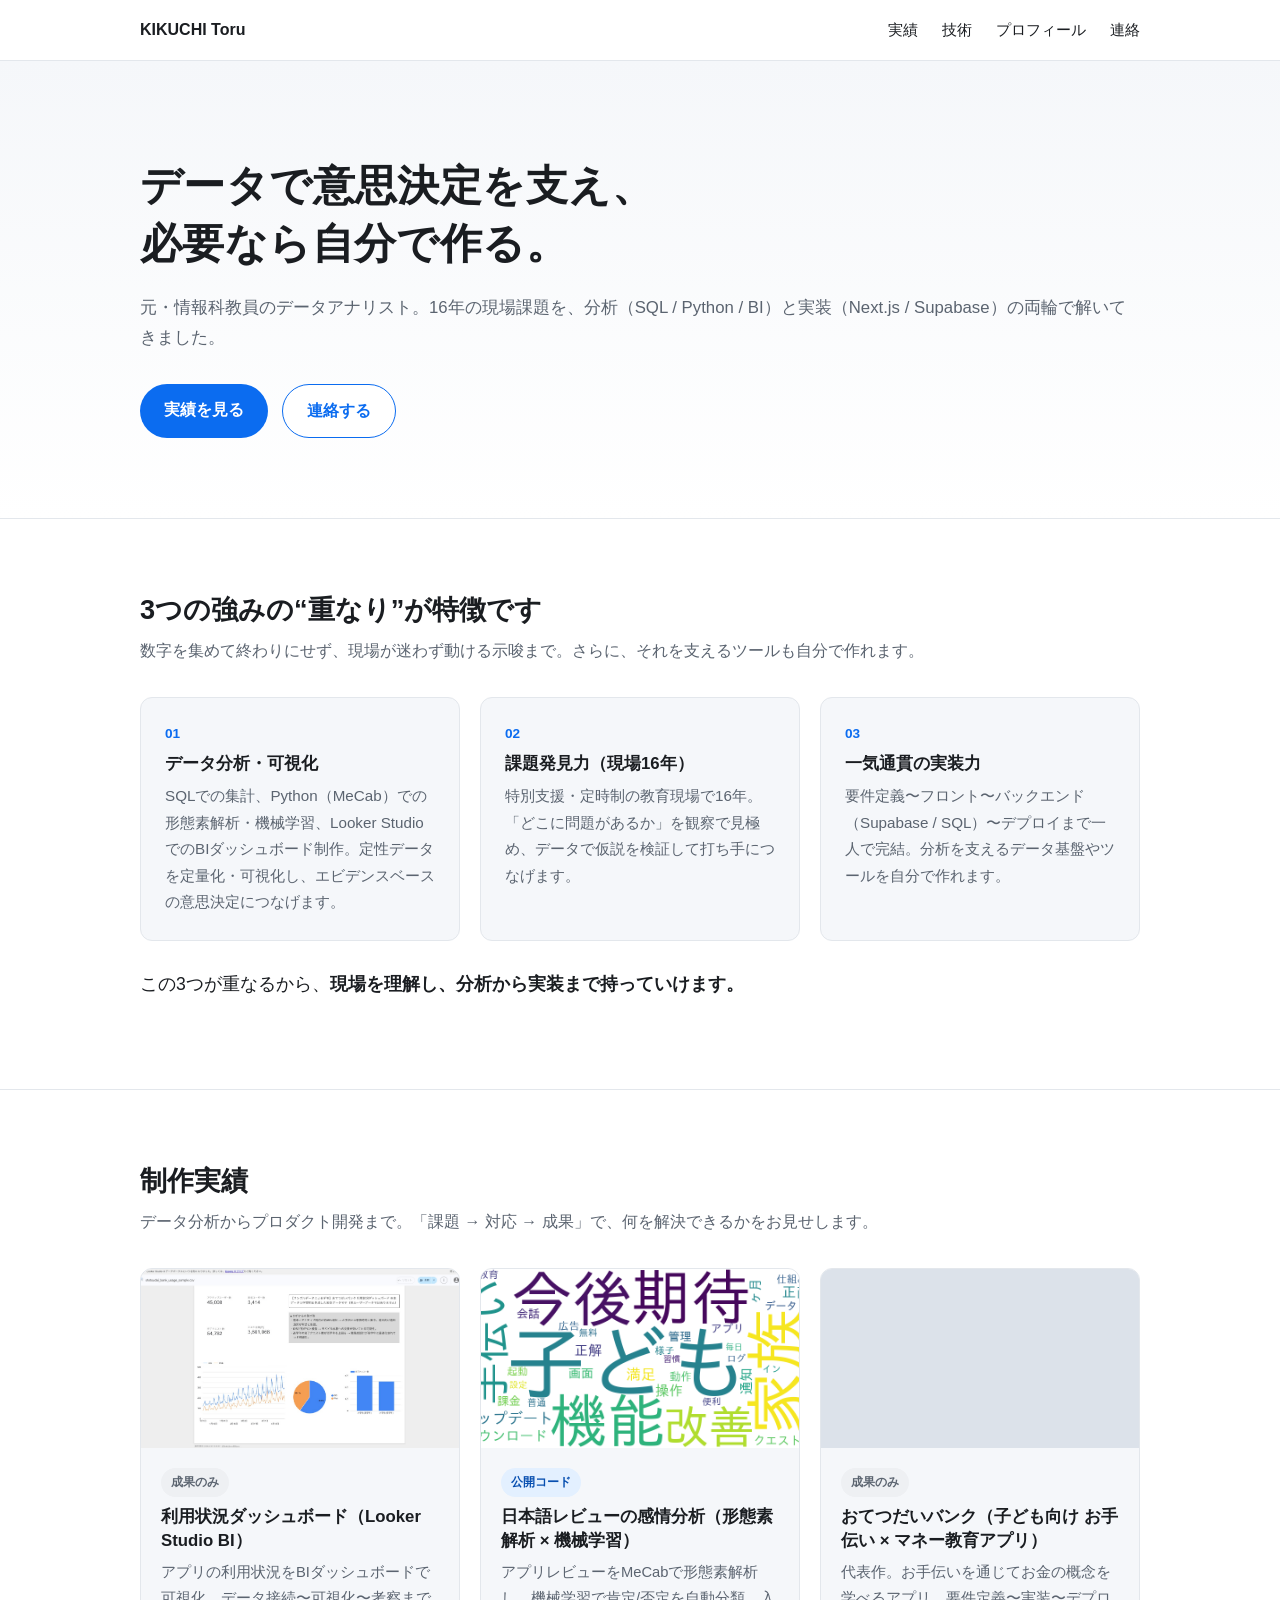
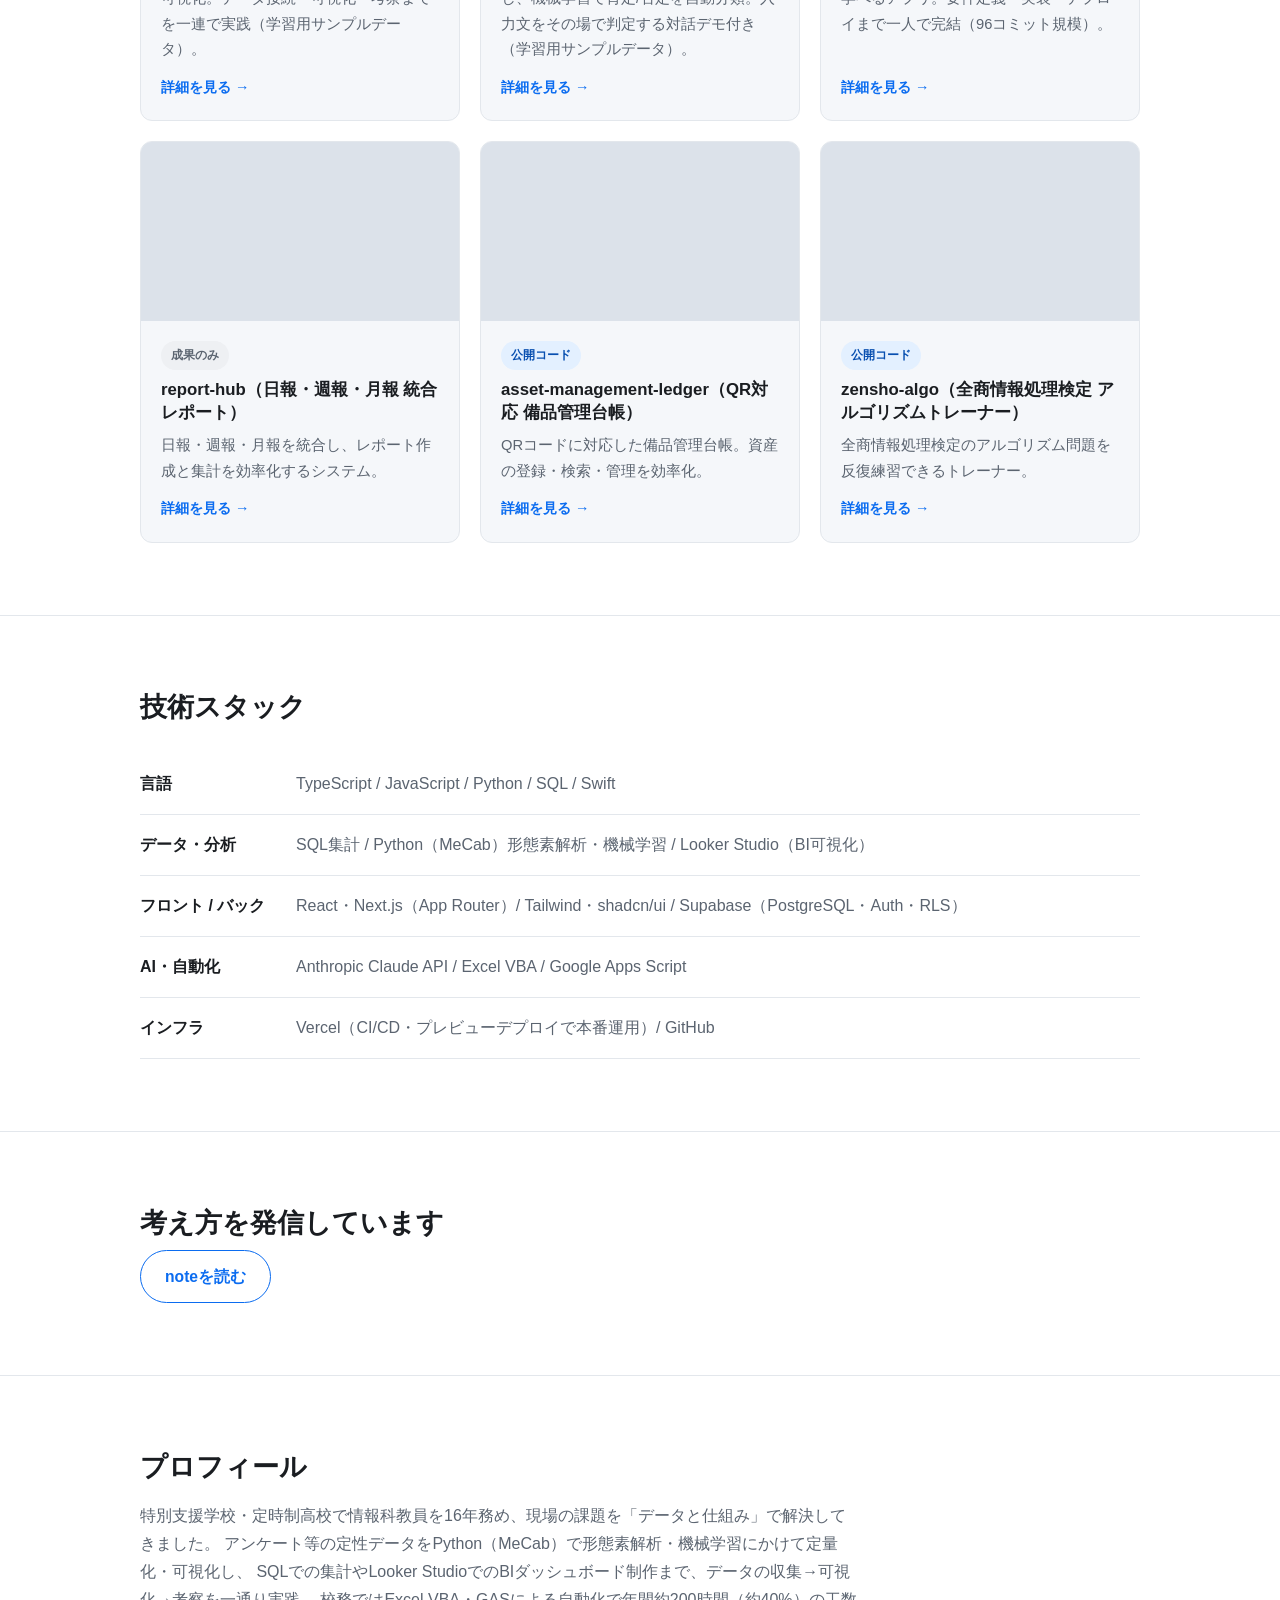
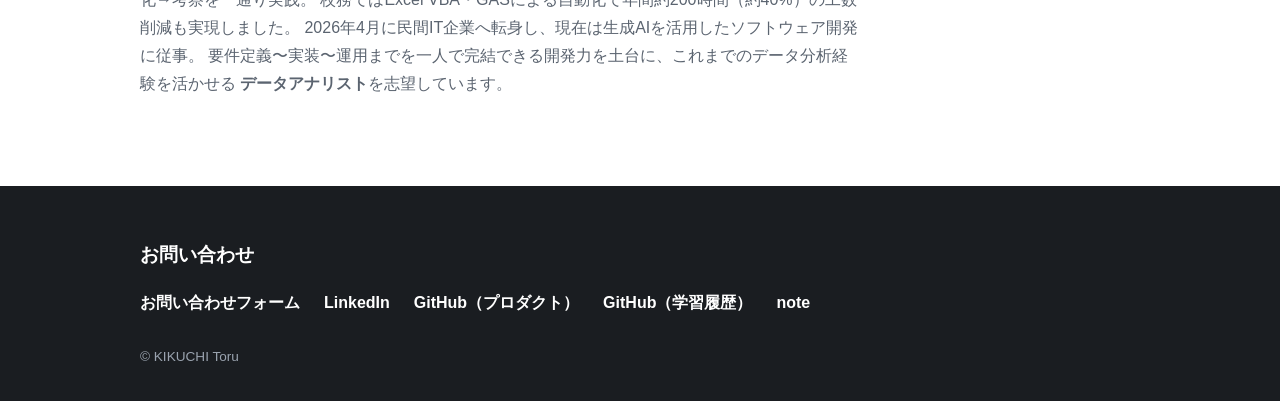
<file: index.html>
<!DOCTYPE html>
<html lang="ja">
<head>
  <meta charset="UTF-8" />
  <meta name="viewport" content="width=device-width, initial-scale=1.0" />
  <title>KIKUCHI Toru — データで意思決定を支え、必要なら自分で作るデータアナリスト</title>
  <meta name="description" content="元・情報科教員のデータアナリスト。SQL / Python / BI による分析と、Next.js / Supabase による実装の両輪で、現場課題を数字と仕組みで解決します。" />

  <!-- ===== OGP ===== -->
  <meta property="og:type" content="website" />
  <meta property="og:title" content="KIKUCHI Toru — データで意思決定を支え、必要なら自分で作る" />
  <meta property="og:description" content="分析（SQL / Python / BI）と実装（Next.js / Supabase）の両輪で、現場課題を数字と仕組みで解決するデータアナリストのポートフォリオ。" />
  <meta property="og:url" content="https://chro05.github.io/portfolio-website/" />
  <meta property="og:site_name" content="KIKUCHI Toru Portfolio" />
  <meta property="og:locale" content="ja_JP" />

  <link rel="stylesheet" href="assets/css/style.css" />
</head>
<body>
  <!-- ===== ヘッダ ===== -->
  <header class="site-header" id="top">
    <div class="container header__inner">
      <a class="brand" href="#top">KIKUCHI&nbsp;Toru</a>
      <nav class="nav" id="nav">
        <a href="#works">実績</a>
        <a href="#stack">技術</a>
        <a href="#about">プロフィール</a>
        <a href="#contact">連絡</a>
      </nav>
      <button type="button" class="nav-toggle" id="navToggle" aria-label="メニュー" aria-expanded="false">☰</button>
    </div>
  </header>

  <main>
    <!-- ===== ① ヒーロー ===== -->
    <section class="hero">
      <div class="container">
        <h1 class="hero__title">
          データで意思決定を支え、<br />
          必要なら自分で作る。
        </h1>
        <p class="hero__sub">
          元・情報科教員のデータアナリスト。16年の現場課題を、分析（SQL / Python / BI）と実装（Next.js / Supabase）の両輪で解いてきました。
        </p>
        <div class="hero__cta">
          <a class="btn btn--primary" href="#works">実績を見る</a>
          <a class="btn btn--ghost" href="#contact">連絡する</a>
        </div>
      </div>
    </section>

    <!-- ===== ② 3つの強み ===== -->
    <section class="section strengths">
      <div class="container">
        <h2 class="section__title">3つの強みの&ldquo;重なり&rdquo;が特徴です</h2>
        <p class="section__lead">数字を集めて終わりにせず、現場が迷わず動ける示唆まで。さらに、それを支えるツールも自分で作れます。</p>
        <ul class="cards cards--3">
          <li class="strength-card">
            <span class="strength-card__no">01</span>
            <h3>データ分析・可視化</h3>
            <p>SQLでの集計、Python（MeCab）での形態素解析・機械学習、Looker StudioでのBIダッシュボード制作。定性データを定量化・可視化し、エビデンスベースの意思決定につなげます。</p>
          </li>
          <li class="strength-card">
            <span class="strength-card__no">02</span>
            <h3>課題発見力（現場16年）</h3>
            <p>特別支援・定時制の教育現場で16年。「どこに問題があるか」を観察で見極め、データで仮説を検証して打ち手につなげます。</p>
          </li>
          <li class="strength-card">
            <span class="strength-card__no">03</span>
            <h3>一気通貫の実装力</h3>
            <p>要件定義〜フロント〜バックエンド（Supabase / SQL）〜デプロイまで一人で完結。分析を支えるデータ基盤やツールを自分で作れます。</p>
          </li>
        </ul>
        <p class="strengths__lead">この3つが重なるから、<strong>現場を理解し、分析から実装まで持っていけます。</strong></p>
      </div>
    </section>

    <!-- ===== ③ 制作実績（JSON駆動） ===== -->
    <section class="section works" id="works">
      <div class="container">
        <h2 class="section__title">制作実績</h2>
        <p class="section__lead">データ分析からプロダクト開発まで。「課題 → 対応 → 成果」で、何を解決できるかをお見せします。</p>
        <ul class="cards cards--3" id="worksList">
          <!-- assets/js/works.js が data/works.json から生成 -->
          <li class="works-card works-card--loading">読み込み中…</li>
        </ul>
      </div>
    </section>

    <!-- ===== ④ 技術スタック ===== -->
    <section class="section stack" id="stack">
      <div class="container">
        <h2 class="section__title">技術スタック</h2>
        <dl class="stack-list">
          <div class="stack-row"><dt>言語</dt><dd>TypeScript / JavaScript / Python / SQL / Swift</dd></div>
          <div class="stack-row"><dt>データ・分析</dt><dd>SQL集計 / Python（MeCab）形態素解析・機械学習 / Looker Studio（BI可視化）</dd></div>
          <div class="stack-row"><dt>フロント / バック</dt><dd>React・Next.js（App Router）/ Tailwind・shadcn/ui / Supabase（PostgreSQL・Auth・RLS）</dd></div>
          <div class="stack-row"><dt>AI・自動化</dt><dd>Anthropic Claude API / Excel VBA / Google Apps Script</dd></div>
          <div class="stack-row"><dt>インフラ</dt><dd>Vercel（CI/CD・プレビューデプロイで本番運用）/ GitHub</dd></div>
        </dl>
      </div>
    </section>

    <!-- ===== ⑤ note ===== -->
    <section class="section note">
      <div class="container">
        <h2 class="section__title">考え方を発信しています</h2>
        <a class="btn btn--ghost" href="https://note.com/lush_cosmos4027" target="_blank" rel="noopener">noteを読む</a>
      </div>
    </section>

    <!-- ===== ⑥ プロフィール ===== -->
    <section class="section about" id="about">
      <div class="container">
        <h2 class="section__title">プロフィール</h2>
        <p class="about__text">
          特別支援学校・定時制高校で情報科教員を16年務め、現場の課題を「データと仕組み」で解決してきました。
          アンケート等の定性データをPython（MeCab）で形態素解析・機械学習にかけて定量化・可視化し、
          SQLでの集計やLooker StudioでのBIダッシュボード制作まで、データの収集→可視化→考察を一通り実践。
          校務ではExcel VBA・GASによる自動化で年間約200時間（約40%）の工数削減も実現しました。
          2026年4月に民間IT企業へ転身し、現在は生成AIを活用したソフトウェア開発に従事。
          要件定義〜実装〜運用までを一人で完結できる開発力を土台に、これまでのデータ分析経験を活かせる
          <strong>データアナリスト</strong>を志望しています。
        </p>
      </div>
    </section>
  </main>

  <!-- ===== ⑦ 連絡導線（フッタ） ===== -->
  <footer class="site-footer" id="contact">
    <div class="container">
      <h2 class="footer__title">お問い合わせ</h2>
      <ul class="contacts">
        <li><a href="https://forms.gle/LL4WyZ3bWAvPhe8CA" target="_blank" rel="noopener">お問い合わせフォーム</a></li>
        <li><a href="https://www.linkedin.com/in/kikuchi-toru-buildships/" target="_blank" rel="noopener">LinkedIn</a></li>
        <li><a href="https://github.com/TK20260401" target="_blank" rel="noopener">GitHub（プロダクト）</a></li>
        <li><a href="https://github.com/ChRo05" target="_blank" rel="noopener">GitHub（学習履歴）</a></li>
        <li><a href="https://note.com/lush_cosmos4027" target="_blank" rel="noopener">note</a></li>
      </ul>
      <p class="copyright">&copy; KIKUCHI Toru</p>
    </div>
  </footer>

  <script src="assets/js/main.js" defer></script>
  <script src="assets/js/works.js" defer></script>
</body>
</html>
</file>
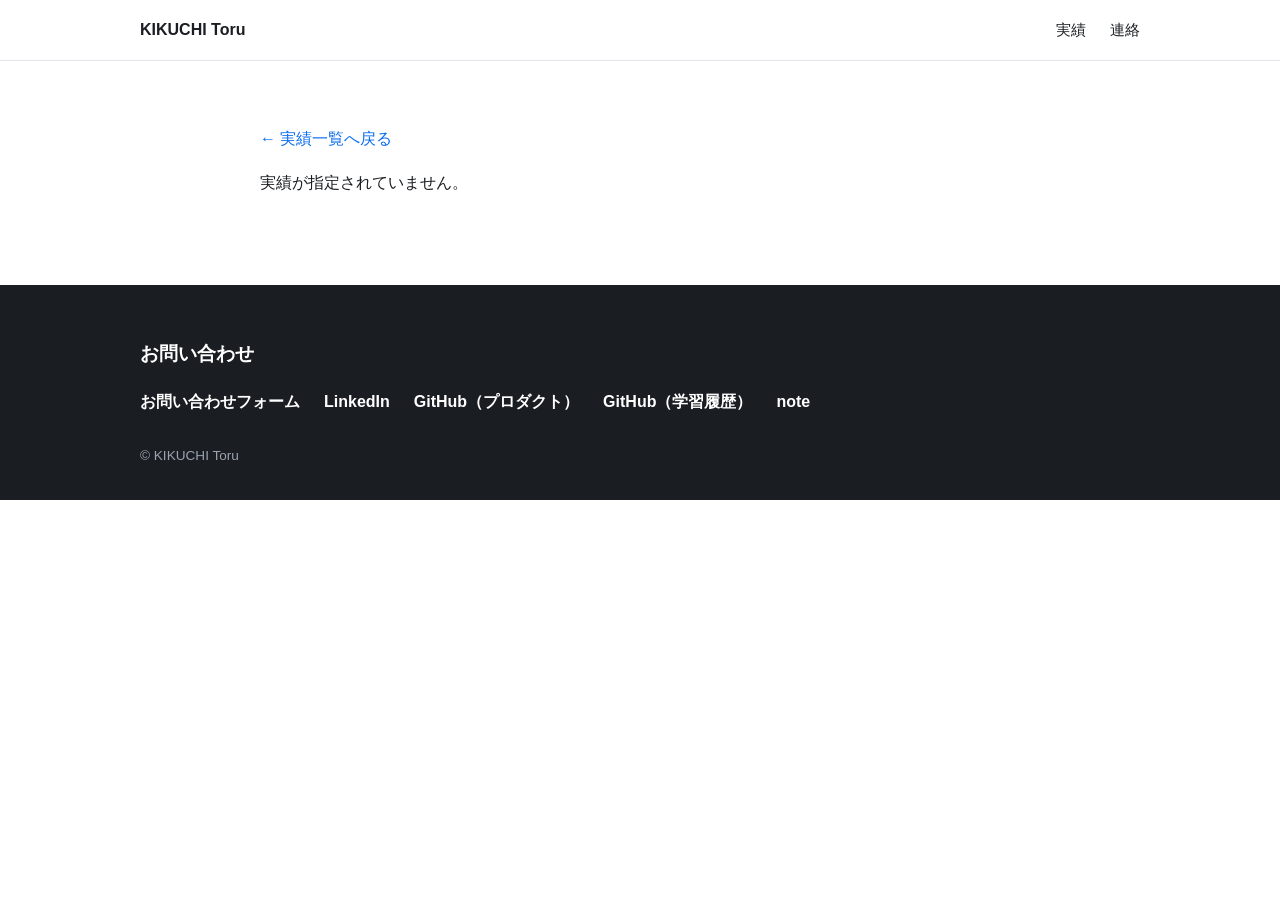
<file: works/detail.html>
<!DOCTYPE html>
<html lang="ja">
<head>
  <meta charset="UTF-8" />
  <meta name="viewport" content="width=device-width, initial-scale=1.0" />
  <title>制作実績 — KIKUCHI Toru</title>
  <link rel="stylesheet" href="../assets/css/style.css" />
</head>
<body>
  <header class="site-header">
    <div class="container header__inner">
      <a class="brand" href="../index.html">KIKUCHI&nbsp;Toru</a>
      <nav class="nav">
        <a href="../index.html#works">実績</a>
        <a href="../index.html#contact">連絡</a>
      </nav>
    </div>
  </header>

  <main class="container" id="detail" style="padding-top:48px; padding-bottom:72px; max-width:800px;">
    <p><a href="../index.html#works">← 実績一覧へ戻る</a></p>
    <div id="detailBody"><p>読み込み中…</p></div>
  </main>

  <footer class="site-footer" id="contact">
    <div class="container">
      <h2 class="footer__title">お問い合わせ</h2>
      <ul class="contacts">
        <li><a href="https://forms.gle/LL4WyZ3bWAvPhe8CA" target="_blank" rel="noopener">お問い合わせフォーム</a></li>
        <li><a href="https://www.linkedin.com/in/kikuchi-toru-buildships/" target="_blank" rel="noopener">LinkedIn</a></li>
        <li><a href="https://github.com/TK20260401" target="_blank" rel="noopener">GitHub（プロダクト）</a></li>
        <li><a href="https://github.com/ChRo05" target="_blank" rel="noopener">GitHub（学習履歴）</a></li>
        <li><a href="https://note.com/lush_cosmos4027" target="_blank" rel="noopener">note</a></li>
      </ul>
      <p class="copyright">&copy; KIKUCHI Toru</p>
    </div>
  </footer>

  <script>
  (function () {
    const body = document.getElementById("detailBody");
    const id = new URLSearchParams(location.search).get("id");

    function esc(s) {
      return String(s == null ? "" : s).replace(/[&<>"']/g, function (c) {
        return { "&": "&amp;", "<": "&lt;", ">": "&gt;", '"': "&quot;", "'": "&#39;" }[c];
      });
    }

    if (!id) { body.innerHTML = "<p>実績が指定されていません。</p>"; return; }

    fetch("../data/works.json")
      .then(function (r) { return r.json(); })
      .then(function (works) {
        const w = works.find(function (x) { return x.id === id; });
        if (!w) { body.innerHTML = "<p>該当する実績が見つかりませんでした。</p>"; return; }
        document.title = w.title + " — KIKUCHI Toru";

        const badgeLabel = w.badge === "公開コード" ? "公開コード" : "成果のみ";
        const tags = (w.tags || []).map(function (t) { return esc(t); }).join(" / ");

        const links = [];
        if (w.links && w.links.repo) links.push('<a href="' + esc(w.links.repo) + '" target="_blank" rel="noopener">コードを見る</a>');
        if (w.links && w.links.demo) links.push('<a href="' + esc(w.links.demo) + '" target="_blank" rel="noopener">ライブデモを見る</a>');
        if (w.links && w.links.note) links.push('<a href="' + esc(w.links.note) + '" target="_blank" rel="noopener">note記事</a>');

        body.innerHTML =
          '<span class="badge ' + (w.badge === "公開コード" ? "badge--code" : "badge--result") + '">' + esc(badgeLabel) + "</span>" +
          "<h1 style='margin:12px 0;'>" + esc(w.title) + "</h1>" +
          "<p style='color:var(--color-muted);'>" + esc(tags) + "</p>" +
          (w.thumb ? '<img src="../' + esc(w.thumb) + '" alt="" style="width:100%;border-radius:12px;margin:16px 0;" />' : "") +
          "<h2 class='section__title' style='margin-top:32px;'>課題</h2><p>" + esc(w.problem) + "</p>" +
          "<h2 class='section__title' style='margin-top:24px;'>対応</h2><p>" + esc(w.action) + "</p>" +
          "<h2 class='section__title' style='margin-top:24px;'>成果</h2><p>" + esc(w.result) + "</p>" +
          (links.length ? "<p style='margin-top:24px;'>" + links.join(" ｜ ") + "</p>" : "");
      })
      .catch(function () { body.innerHTML = "<p>読み込みに失敗しました。</p>"; });
  })();
  </script>
</body>
</html>
</file>
<file: assets/css/style.css>
/* =========================================================
   ポートフォリオ スタイル土台 v0.1
   トーン: 誠実・堅実・ミニマル（後で調整可）
   ========================================================= */

:root {
  --color-bg: #ffffff;
  --color-fg: #1a1d21;
  --color-muted: #5b6470;
  --color-line: #e3e7ec;
  --color-soft: #f5f7fa;
  --color-accent: #0b6cf0;
  --color-accent-dark: #084fb0;
  --maxw: 1040px;
  --radius: 12px;
  --space: 24px;
  --font: -apple-system, BlinkMacSystemFont, "Hiragino Sans", "Noto Sans JP",
    "Yu Gothic", Meiryo, sans-serif;
}

* { box-sizing: border-box; }

html { scroll-behavior: smooth; }

body {
  margin: 0;
  font-family: var(--font);
  color: var(--color-fg);
  background: var(--color-bg);
  line-height: 1.75;
  -webkit-font-smoothing: antialiased;
}

.container { width: 100%; max-width: var(--maxw); margin: 0 auto; padding: 0 20px; }

a { color: var(--color-accent); text-decoration: none; }
a:hover { text-decoration: underline; }

h1, h2, h3 { line-height: 1.4; margin: 0; }

/* ===== ヘッダ ===== */
.site-header {
  position: sticky; top: 0; z-index: 50;
  background: rgba(255, 255, 255, 0.9);
  backdrop-filter: blur(8px);
  border-bottom: 1px solid var(--color-line);
}
.header__inner { display: flex; align-items: center; justify-content: space-between; height: 60px; }
.brand { font-weight: 700; color: var(--color-fg); }
.brand:hover { text-decoration: none; }
.nav { display: flex; gap: 24px; }
.nav a { color: var(--color-fg); font-size: 0.95rem; }
.nav-toggle { display: none; background: none; border: 0; font-size: 1.4rem; cursor: pointer; }

/* ===== ボタン ===== */
.btn {
  display: inline-block; padding: 12px 24px; border-radius: 999px;
  font-weight: 600; font-size: 0.98rem; transition: transform .08s ease, background .2s ease;
}
.btn:hover { text-decoration: none; transform: translateY(-1px); }
.btn--primary { background: var(--color-accent); color: #fff; }
.btn--primary:hover { background: var(--color-accent-dark); }
.btn--ghost { background: #fff; color: var(--color-accent); border: 1px solid var(--color-accent); }
.btn--ghost:hover { background: var(--color-soft); }

/* ===== ヒーロー ===== */
.hero { padding: 96px 0 80px; background: linear-gradient(180deg, var(--color-soft), #fff); }
.hero__title { font-size: clamp(1.6rem, 4.2vw, 2.6rem); font-weight: 800; letter-spacing: .01em; }
.hero__sub { color: var(--color-muted); font-size: 1.05rem; margin: 20px 0 32px; }
.hero__cta { display: flex; gap: 14px; flex-wrap: wrap; }

/* ===== セクション共通 ===== */
.section { padding: 72px 0; border-top: 1px solid var(--color-line); }
.section__title { font-size: clamp(1.3rem, 3vw, 1.7rem); font-weight: 700; margin-bottom: 8px; }
.section__lead { color: var(--color-muted); margin: 0 0 32px; }

/* ===== カードグリッド ===== */
.cards { list-style: none; padding: 0; margin: 28px 0 0; display: grid; gap: 20px; }
.cards--3 { grid-template-columns: repeat(3, 1fr); }

.pain-card, .strength-card, .works-card {
  background: var(--color-soft); border: 1px solid var(--color-line);
  border-radius: var(--radius); padding: 24px;
}
.pain-card h3, .strength-card h3 { font-size: 1.05rem; margin-bottom: 8px; }
.pain-card p, .strength-card p { color: var(--color-muted); font-size: 0.95rem; margin: 0; }
.pains__lead, .strengths__lead { margin-top: 28px; font-size: 1.1rem; }

.strength-card__no { display: block; font-size: 0.85rem; font-weight: 700; color: var(--color-accent); margin-bottom: 6px; }

/* ===== 実績カード ===== */
.works-card { display: flex; flex-direction: column; padding: 0; overflow: hidden; }
.works-card--loading { padding: 24px; color: var(--color-muted); background: #fff; }
.works-card__thumb { aspect-ratio: 16 / 9; background: #dce2ea; object-fit: cover; width: 100%; }
.works-card__body { padding: 20px; display: flex; flex-direction: column; gap: 8px; flex: 1; }
.works-card__title { font-size: 1.05rem; }
.works-card__summary { color: var(--color-muted); font-size: 0.92rem; margin: 0; flex: 1; }
.badge {
  align-self: flex-start; font-size: 0.74rem; font-weight: 700; padding: 4px 10px;
  border-radius: 999px;
}
.badge--code { background: #e3f0ff; color: var(--color-accent-dark); }
.badge--result { background: #eef0f3; color: var(--color-muted); }
.works-card__more { font-size: 0.9rem; font-weight: 600; margin-top: 4px; }

/* ===== 技術スタック ===== */
.stack-list { margin: 28px 0 0; }
.stack-row { display: grid; grid-template-columns: 140px 1fr; gap: 16px; padding: 16px 0; border-bottom: 1px solid var(--color-line); }
.stack-row dt { font-weight: 700; }
.stack-row dd { margin: 0; color: var(--color-muted); }

/* ===== 依頼の流れ ===== */
.flow-steps { list-style: none; padding: 0; margin: 28px 0 0; display: flex; flex-wrap: wrap; gap: 12px; counter-reset: step; }
.flow-steps li {
  position: relative; background: var(--color-soft); border: 1px solid var(--color-line);
  border-radius: 999px; padding: 10px 20px; font-weight: 600;
}
.flow-steps li::before { counter-increment: step; content: counter(step) ". "; color: var(--color-accent); }

/* ===== about ===== */
.about__text { color: var(--color-muted); max-width: 720px; }

/* ===== フッタ ===== */
.site-footer { background: var(--color-fg); color: #fff; padding: 56px 0 32px; }
.footer__title { font-size: 1.2rem; margin-bottom: 20px; }
.contacts { list-style: none; padding: 0; margin: 0 0 28px; display: flex; gap: 24px; flex-wrap: wrap; }
.contacts a { color: #fff; font-weight: 600; }
.copyright { color: #9aa3af; font-size: 0.85rem; margin: 0; }

/* ===== レスポンシブ ===== */
@media (max-width: 768px) {
  .nav { position: absolute; top: 60px; left: 0; right: 0; flex-direction: column; gap: 0;
    background: #fff; border-bottom: 1px solid var(--color-line); display: none; }
  .nav.is-open { display: flex; }
  .nav a { padding: 14px 20px; border-top: 1px solid var(--color-line); }
  .nav-toggle { display: block; }
  .cards--3 { grid-template-columns: 1fr; }
  .stack-row { grid-template-columns: 100px 1fr; }
  .hero { padding: 64px 0 56px; }
  .section { padding: 56px 0; }
}
</file>
